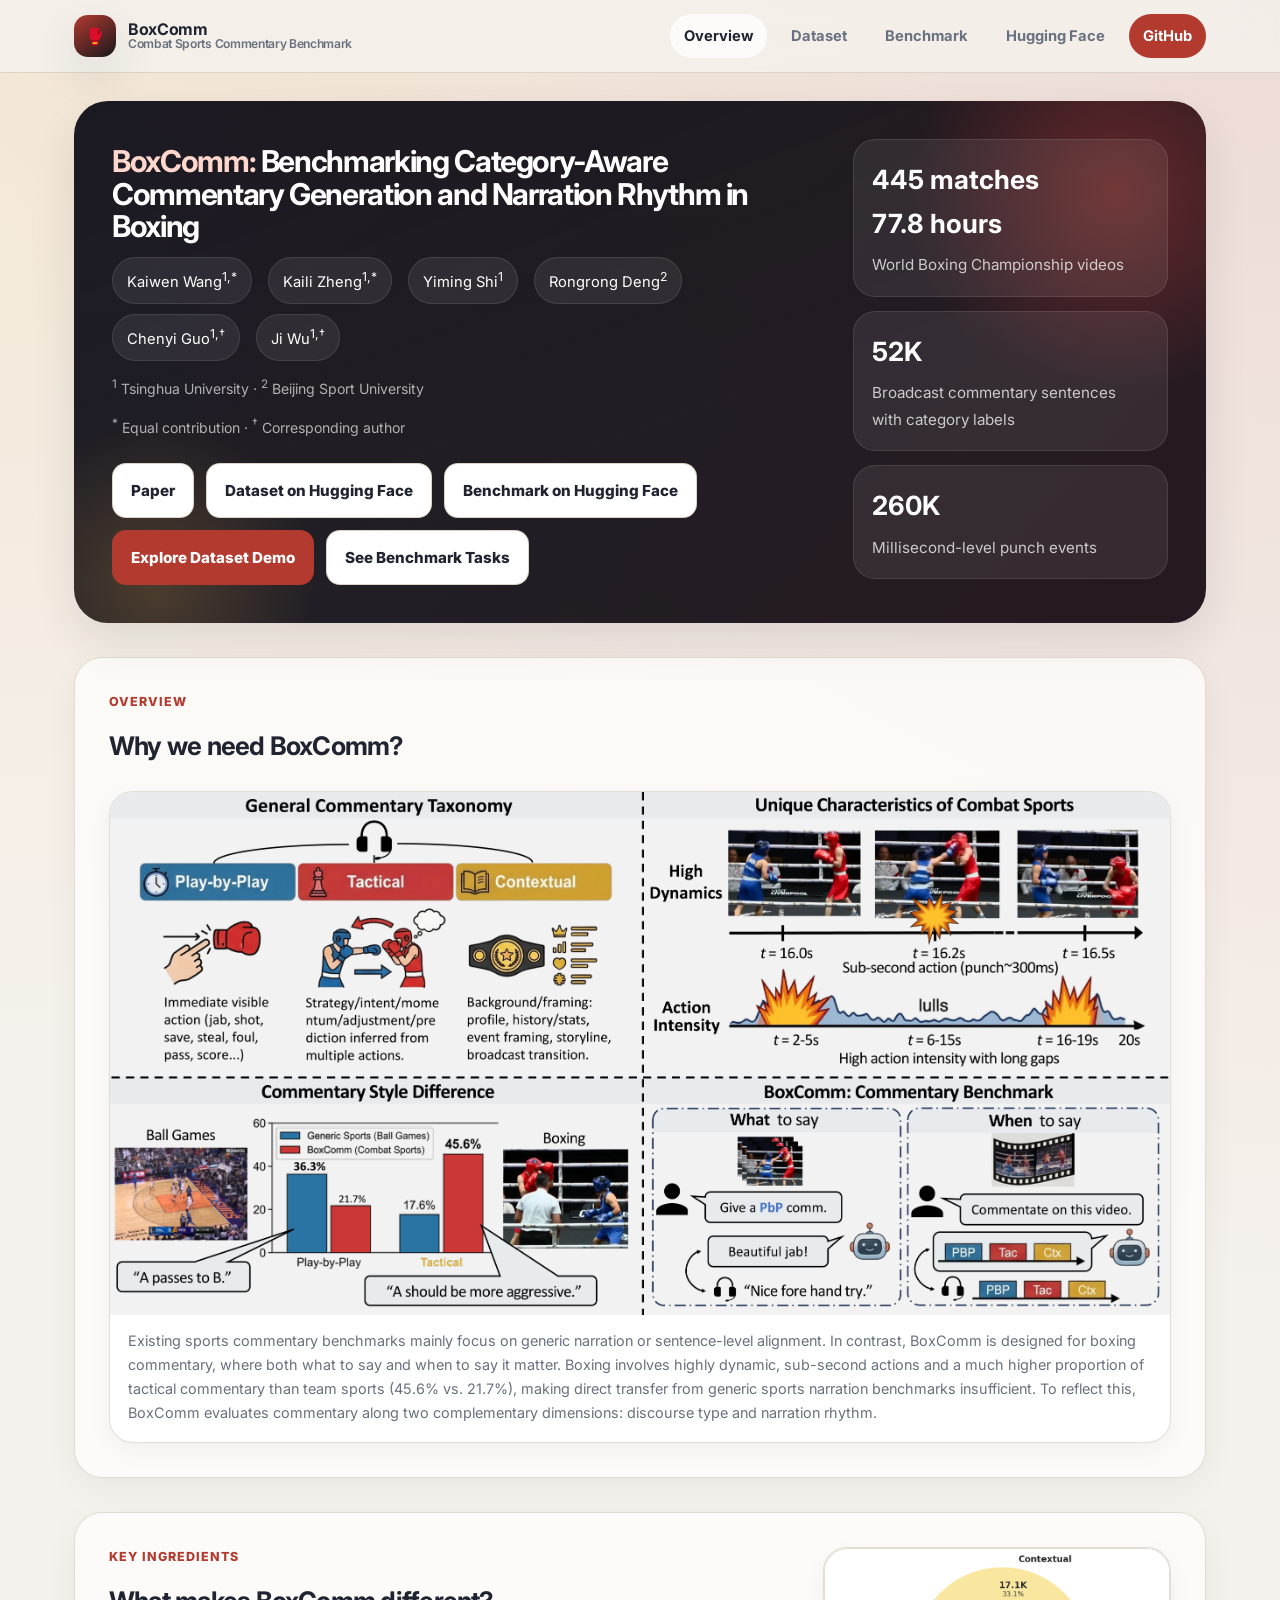
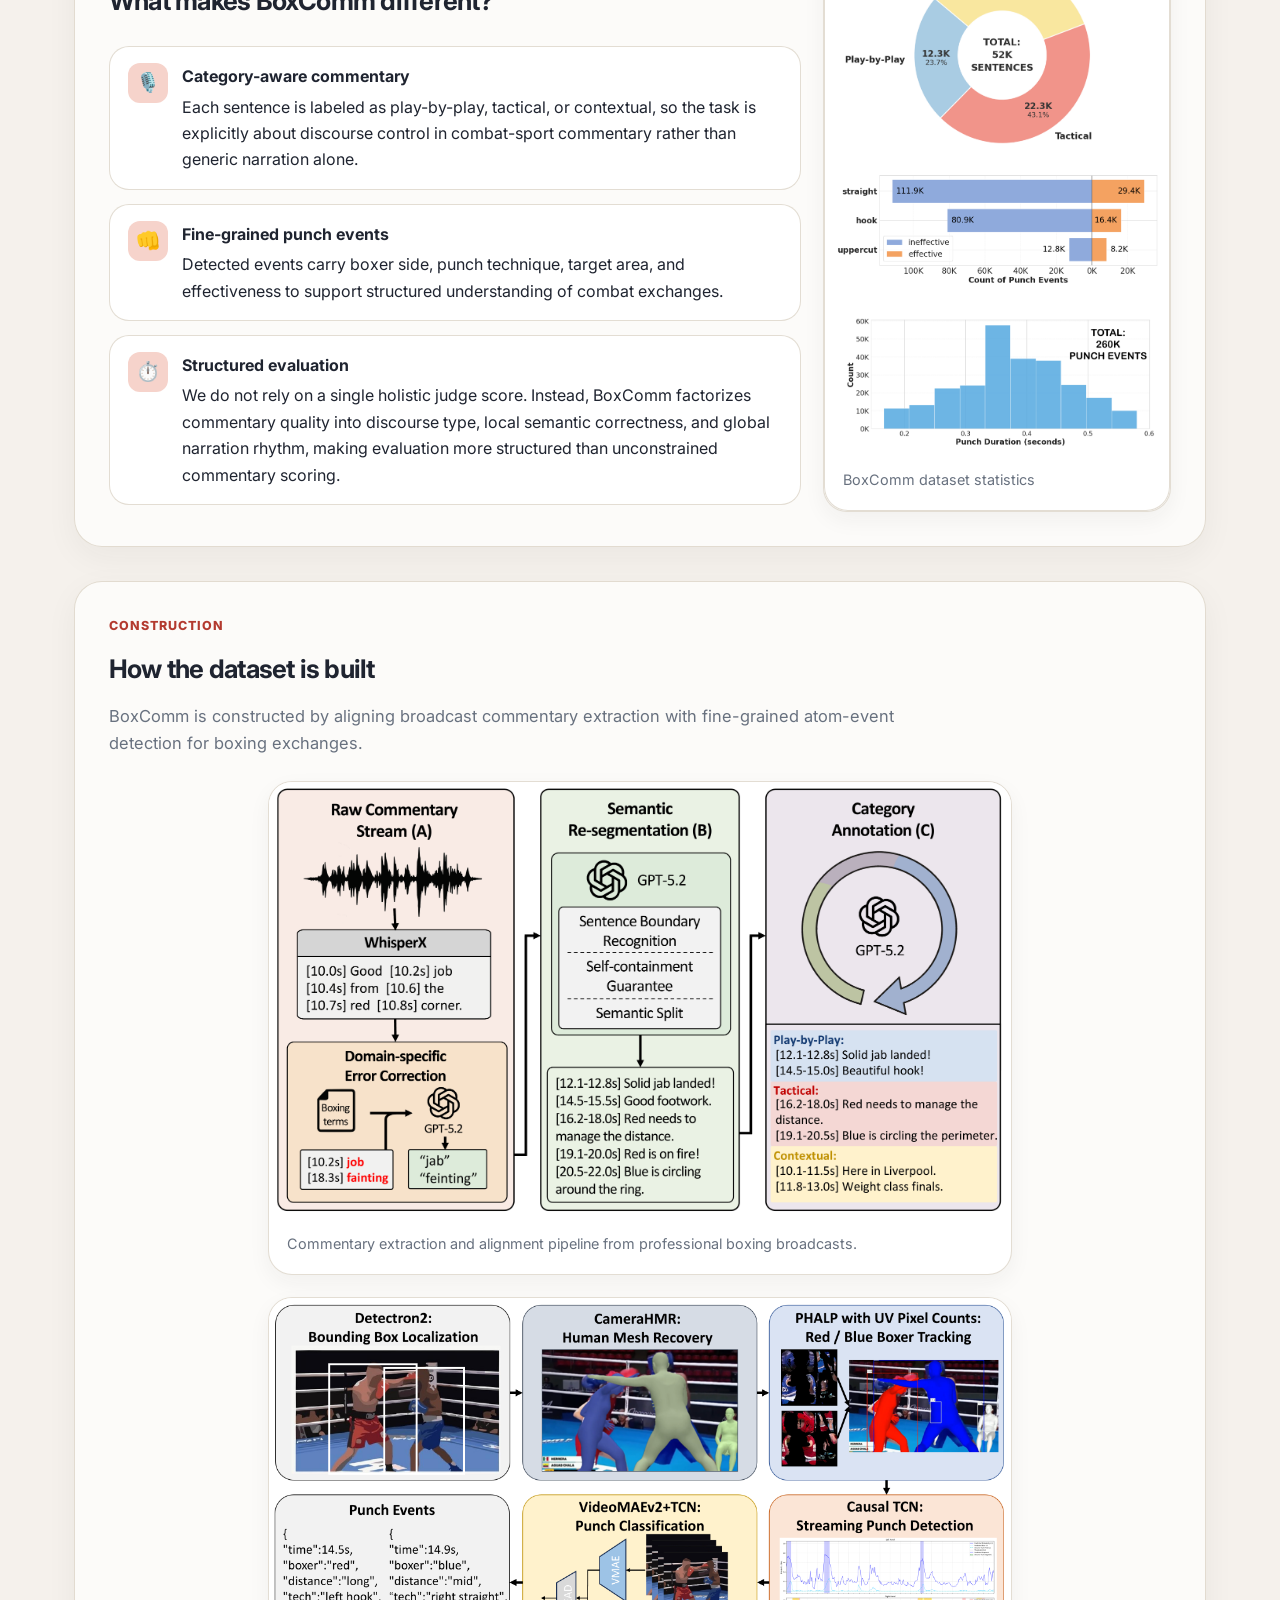
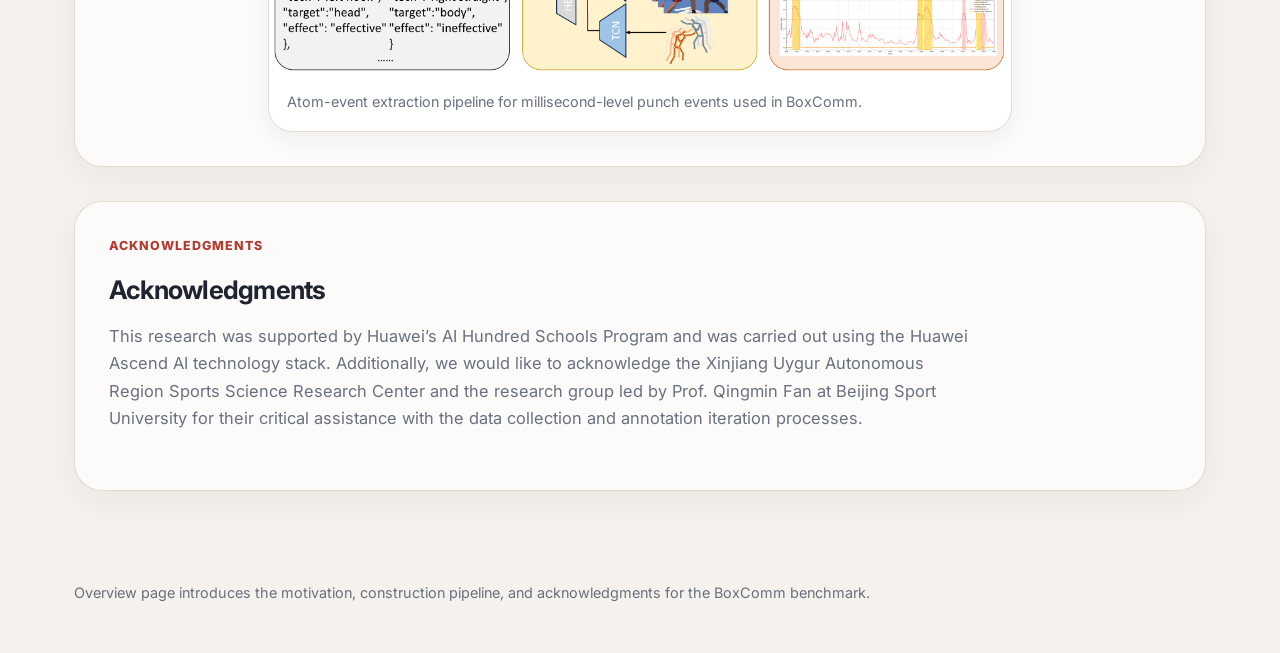
<file: index.html>
<!DOCTYPE html>
<html lang="en">
<head>
  <meta charset="UTF-8" />
  <meta name="viewport" content="width=device-width, initial-scale=1.0" />
  <title>BoxComm Overview</title>
  <meta name="description" content="BoxComm overview page with dataset motivation, summary statistics, and site navigation." />
  <link rel="preconnect" href="https://fonts.googleapis.com" />
  <link rel="preconnect" href="https://fonts.gstatic.com" crossorigin />
  <link href="https://fonts.googleapis.com/css2?family=Inter:wght@400;500;600;700;800&family=Fira+Code:wght@400;500&display=swap" rel="stylesheet" />
  <link rel="stylesheet" href="static/css/style.css?v=20260407b" />
  <link rel="icon" href="data:image/svg+xml,<svg xmlns='http://www.w3.org/2000/svg' viewBox='0 0 100 100'><text y='.9em' font-size='90'>🥊</text></svg>" />
</head>
<body data-page="overview">
  <div class="site-shell">
    <nav class="topbar">
      <div class="topbar-inner">
        <a class="brand" href="index.html">
          <span class="brand-mark">🥊</span>
          <span class="brand-copy">
            <strong>BoxComm</strong>
            <span>Combat Sports Commentary Benchmark</span>
          </span>
        </a>
        <div class="nav-links">
          <a href="index.html" data-page-link="overview">Overview</a>
          <a href="dataset.html" data-page-link="dataset">Dataset</a>
          <a href="benchmark.html" data-page-link="benchmark">Benchmark</a>
          <a href="https://huggingface.co/datasets/gouba2333/BoxComm-Dataset">Hugging Face</a>
          <a class="is-cta" href="https://github.com/gouba2333/BoxComm">GitHub</a>
        </div>
      </div>
    </nav>

    <main class="page">
      <section class="hero-panel">
        <div class="hero-grid">
          <div>
            <h1 class="hero-title"><span class="accent">BoxComm:</span> Benchmarking Category-Aware Commentary Generation and Narration Rhythm in Boxing</h1>

            <div class="authors">
              <span class="author-pill">Kaiwen Wang<sup>1,*</sup></span>
              <span class="author-pill">Kaili Zheng<sup>1,*</sup></span>
              <span class="author-pill">Yiming Shi<sup>1</sup></span>
              <span class="author-pill">Rongrong Deng<sup>2</sup></span>
              <span class="author-pill">Chenyi Guo<sup>1,†</sup></span>
              <span class="author-pill">Ji Wu<sup>1,†</sup></span>
            </div>
            <div class="hero-meta"><sup>1</sup> Tsinghua University · <sup>2</sup> Beijing Sport University</div>
            <div class="hero-meta"><sup>*</sup> Equal contribution · <sup>†</sup> Corresponding author</div>

            <div class="hero-actions">
              <a class="btn btn-secondary" href="http://arxiv.org/abs/2604.04419">Paper</a>
              <a class="btn btn-secondary" href="https://huggingface.co/datasets/gouba2333/BoxComm-Dataset">Dataset on Hugging Face</a>
              <a class="btn btn-secondary" href="https://huggingface.co/datasets/gouba2333/BoxComm">Benchmark on Hugging Face</a>
              <a class="btn btn-primary" href="dataset.html">Explore Dataset Demo</a>
              <a class="btn btn-secondary" href="benchmark.html">See Benchmark Tasks</a>
            </div>
          </div>

          <div class="hero-card-stack">
            <div class="mini-card">
              <strong>445 matches<br/>77.8 hours</strong>
              <span>World Boxing Championship videos</span>
            </div>
            <div class="mini-card">
              <strong>52K</strong>
              <span>Broadcast commentary sentences with category labels</span>
            </div>
            <div class="mini-card">
              <strong>260K</strong>
              <span>Millisecond-level punch events</span>
            </div>
          </div>
        </div>
      </section>

      <section class="section">
        <div class="section-header">
          <span class="section-kicker">Overview</span>
          <h2>Why we need BoxComm?</h2>
        </div>
        <div class="figure-card teaser-card">
          <img src="static/images/teaser.png" alt="BoxComm teaser figure" />
          <div class="figure-caption">
            Existing sports commentary benchmarks mainly focus on generic narration or sentence-level alignment. In contrast, BoxComm is designed for boxing commentary, where both what to say and when to say it matter. Boxing involves highly dynamic, sub-second actions and a much higher proportion of tactical commentary than team sports (45.6% vs. 21.7%), making direct transfer from generic sports narration benchmarks insufficient. To reflect this, BoxComm evaluates commentary along two complementary dimensions: discourse type and narration rhythm.
          </div>
        </div>
      </section>

      <section class="section">
        <div class="dual-grid">
          <div>
            <div class="section-header">
              <span class="section-kicker">Key Ingredients</span>
              <h2>What makes BoxComm different?</h2>
            </div>
            <div class="bullet-list">
              <div class="bullet-item">
                <div class="icon">🎙️</div>
                <div>
                  <strong>Category-aware commentary</strong>
                  <span>Each sentence is labeled as play-by-play, tactical, or contextual, so the task is explicitly about discourse control in combat-sport commentary rather than generic narration alone.</span>
                </div>
              </div>
              <div class="bullet-item">
                <div class="icon">👊</div>
                <div>
                  <strong>Fine-grained punch events</strong>
                  <span>Detected events carry boxer side, punch technique, target area, and effectiveness to support structured understanding of combat exchanges.</span>
                </div>
              </div>
              <div class="bullet-item">
                <div class="icon">⏱️</div>
                <div>
                  <strong>Structured evaluation</strong>
                  <span>We do not rely on a single holistic judge score. Instead, BoxComm factorizes commentary quality into discourse type, local semantic correctness, and global narration rhythm, making evaluation more structured than unconstrained commentary scoring.</span>
                </div>
              </div>
            </div>
          </div>
          <div class="content-card">
            <div class="figure-card">
              <img src="static/images/stat.png?v=20260406" alt="BoxComm statistics" />
            <div class="figure-caption">BoxComm dataset statistics</div>
            </div>
          </div>
        </div>
      </section>

      <section class="section">
        <div class="section-header">
          <span class="section-kicker">Construction</span>
          <h2>How the dataset is built</h2>
          <p class="lead">BoxComm is constructed by aligning broadcast commentary extraction with fine-grained atom-event detection for boxing exchanges.</p>
        </div>
        <div class="stack-grid">
          <div class="figure-card scaled-figure">
            <img src="static/images/asr.png" alt="Commentary extraction via ASR" />
            <div class="figure-caption">Commentary extraction and alignment pipeline from professional boxing broadcasts.</div>
          </div>
          <div class="figure-card scaled-figure">
            <img src="static/images/atom_event_extraction.png" alt="Atom event extraction pipeline" />
            <div class="figure-caption">Atom-event extraction pipeline for millisecond-level punch events used in BoxComm.</div>
          </div>
        </div>
      </section>

      <section class="section">
        <div class="section-header">
          <span class="section-kicker">Acknowledgments</span>
          <h2>Acknowledgments</h2>
          <p class="lead">
            This research was supported by Huawei’s AI Hundred Schools Program and was carried out using the Huawei Ascend AI technology stack.
            Additionally, we would like to acknowledge the Xinjiang Uygur Autonomous Region Sports Science Research Center and the research group led by Prof. Qingmin Fan at Beijing Sport University for their critical assistance with the data collection and annotation iteration processes.
          </p>
        </div>
      </section>
    </main>

    <div class="footer">Overview page introduces the motivation, construction pipeline, and acknowledgments for the BoxComm benchmark.</div>
  </div>
  <script src="static/js/site.js"></script>
</body>
</html>
</file>
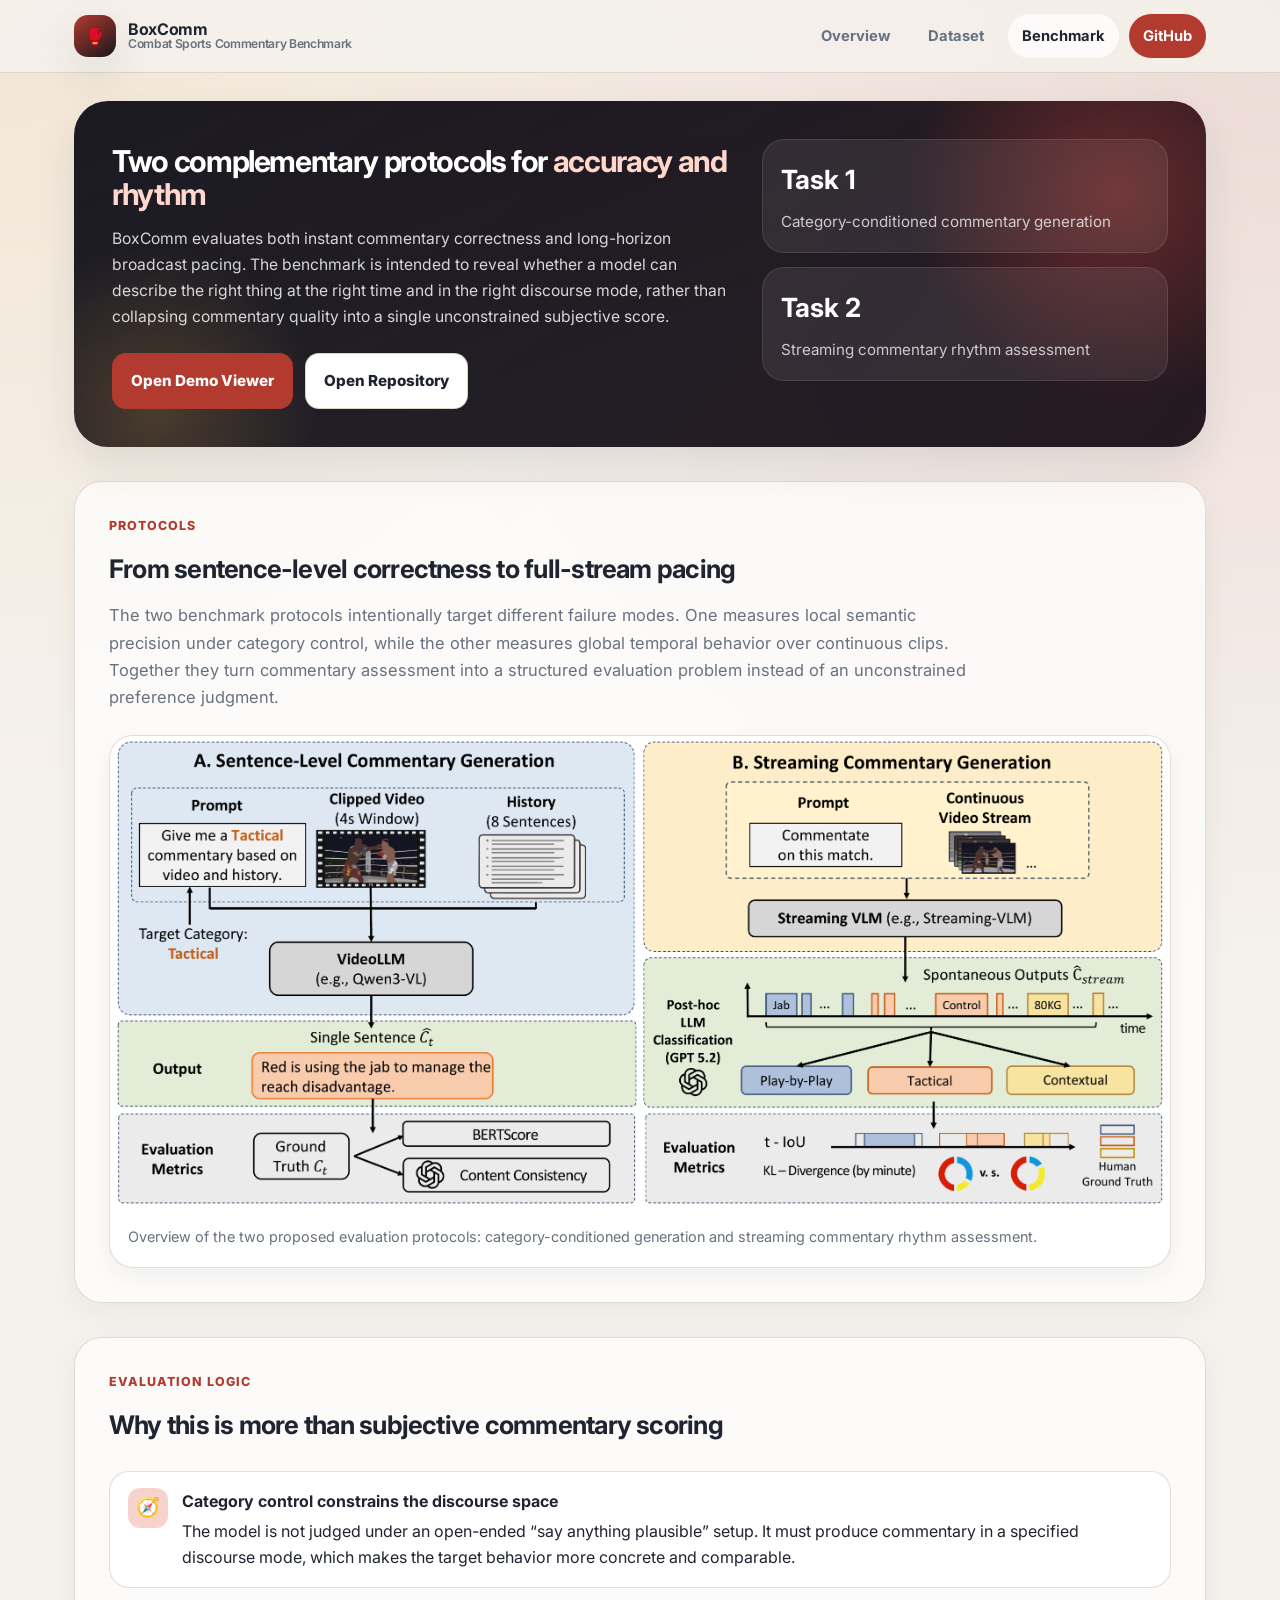
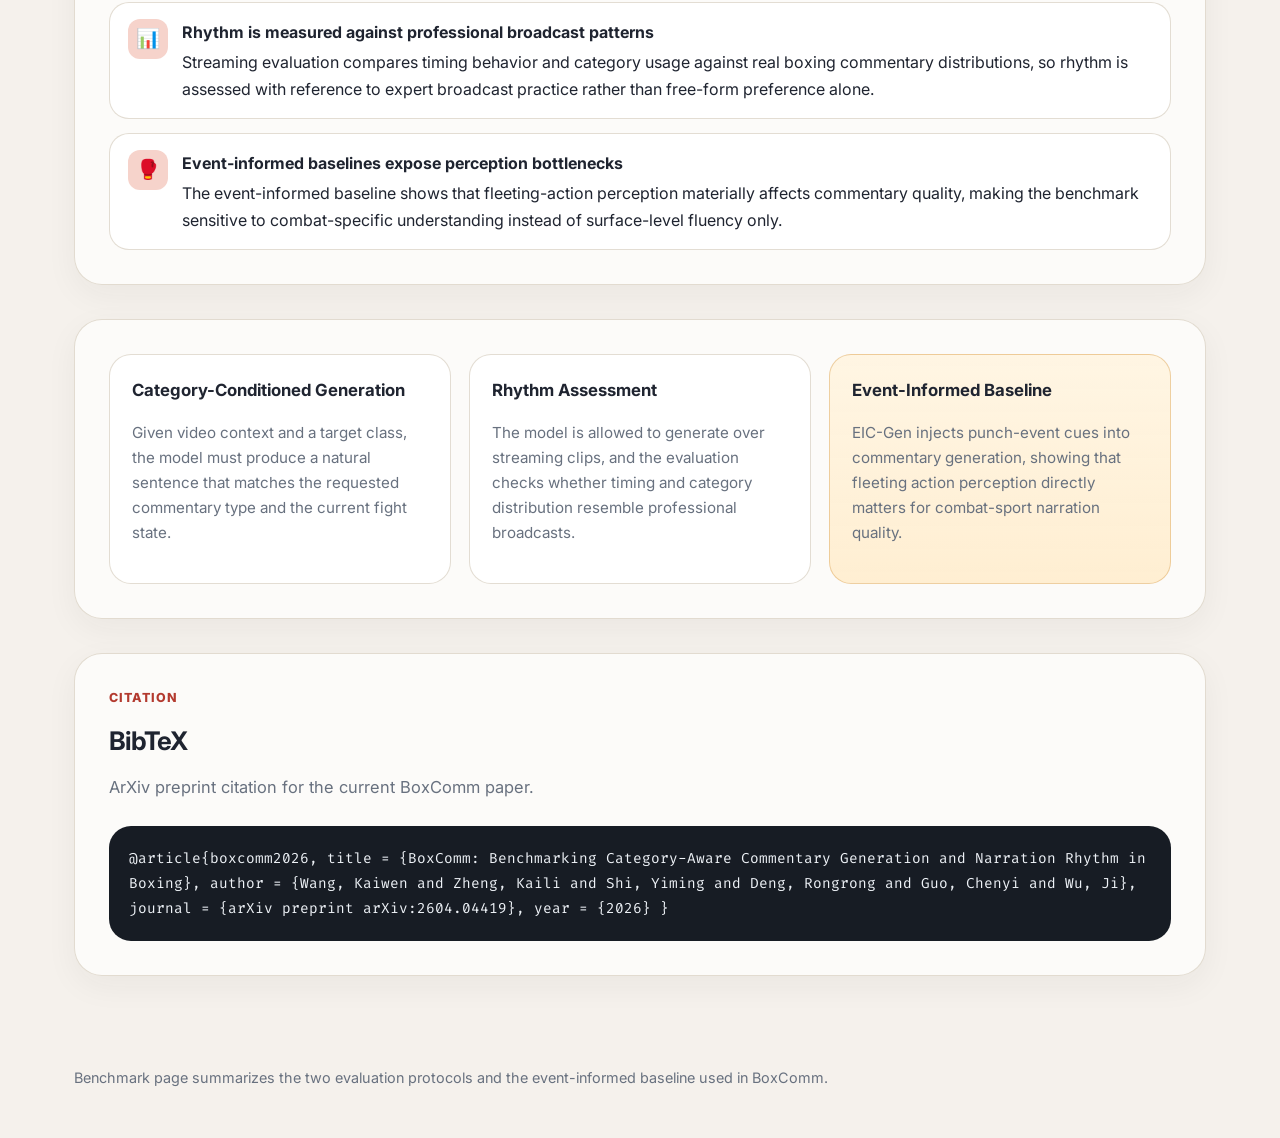
<file: benchmark.html>
<!DOCTYPE html>
<html lang="en">
<head>
  <meta charset="UTF-8" />
  <meta name="viewport" content="width=device-width, initial-scale=1.0" />
  <title>BoxComm Benchmark</title>
  <meta name="description" content="BoxComm benchmark page with evaluation protocols, baseline framing, and citation." />
  <link rel="preconnect" href="https://fonts.googleapis.com" />
  <link rel="preconnect" href="https://fonts.gstatic.com" crossorigin />
  <link href="https://fonts.googleapis.com/css2?family=Inter:wght@400;500;600;700;800&family=Fira+Code:wght@400;500&display=swap" rel="stylesheet" />
  <link rel="stylesheet" href="static/css/style.css?v=20260407b" />
  <link rel="icon" href="data:image/svg+xml,<svg xmlns='http://www.w3.org/2000/svg' viewBox='0 0 100 100'><text y='.9em' font-size='90'>🥊</text></svg>" />
</head>
<body data-page="benchmark">
  <div class="site-shell">
    <nav class="topbar">
      <div class="topbar-inner">
        <a class="brand" href="index.html">
          <span class="brand-mark">🥊</span>
          <span class="brand-copy">
            <strong>BoxComm</strong>
            <span>Combat Sports Commentary Benchmark</span>
          </span>
        </a>
        <div class="nav-links">
          <a href="index.html" data-page-link="overview">Overview</a>
          <a href="dataset.html" data-page-link="dataset">Dataset</a>
          <a href="benchmark.html" data-page-link="benchmark">Benchmark</a>
          <a class="is-cta" href="https://github.com/gouba2333/BoxComm">GitHub</a>
        </div>
      </div>
    </nav>

    <main class="page">
      <section class="hero-panel">
        <div class="hero-grid">
          <div>
            <h1 class="hero-title">Two complementary protocols for <span class="accent">accuracy and rhythm</span></h1>
            <p class="hero-subtitle">
              BoxComm evaluates both instant commentary correctness and long-horizon broadcast pacing.
              The benchmark is intended to reveal whether a model can describe the right thing at the right time and in the right discourse mode, rather than collapsing commentary quality into a single unconstrained subjective score.
            </p>
            <div class="hero-actions">
              <a class="btn btn-primary" href="dataset.html">Open Demo Viewer</a>
              <a class="btn btn-secondary" href="https://github.com/gouba2333/BoxComm">Open Repository</a>
            </div>
          </div>
          <div class="hero-card-stack">
            <div class="mini-card">
              <strong>Task 1</strong>
              <span>Category-conditioned commentary generation</span>
            </div>
            <div class="mini-card">
              <strong>Task 2</strong>
              <span>Streaming commentary rhythm assessment</span>
            </div>
          </div>
        </div>
      </section>

      <section class="section">
        <div class="section-header">
          <span class="section-kicker">Protocols</span>
          <h2>From sentence-level correctness to full-stream pacing</h2>
          <p class="lead">
            The two benchmark protocols intentionally target different failure modes. One measures local semantic precision under category control, while the other measures global temporal behavior over continuous clips. Together they turn commentary assessment into a structured evaluation problem instead of an unconstrained preference judgment.
          </p>
        </div>
        <div class="figure-card">
          <img src="static/images/architecture.png" alt="BoxComm benchmark architecture" />
          <div class="figure-caption">Overview of the two proposed evaluation protocols: category-conditioned generation and streaming commentary rhythm assessment.</div>
        </div>
      </section>

      <section class="section">
        <div class="section-header">
          <span class="section-kicker">Evaluation Logic</span>
          <h2>Why this is more than subjective commentary scoring</h2>
        </div>
        <div class="bullet-list">
          <div class="bullet-item">
            <div class="icon">🧭</div>
            <div>
              <strong>Category control constrains the discourse space</strong>
              <span>The model is not judged under an open-ended “say anything plausible” setup. It must produce commentary in a specified discourse mode, which makes the target behavior more concrete and comparable.</span>
            </div>
          </div>
          <div class="bullet-item">
            <div class="icon">📊</div>
            <div>
              <strong>Rhythm is measured against professional broadcast patterns</strong>
              <span>Streaming evaluation compares timing behavior and category usage against real boxing commentary distributions, so rhythm is assessed with reference to expert broadcast practice rather than free-form preference alone.</span>
            </div>
          </div>
          <div class="bullet-item">
            <div class="icon">🥊</div>
            <div>
              <strong>Event-informed baselines expose perception bottlenecks</strong>
              <span>The event-informed baseline shows that fleeting-action perception materially affects commentary quality, making the benchmark sensitive to combat-specific understanding instead of surface-level fluency only.</span>
            </div>
          </div>
        </div>
      </section>

      <section class="section">
        <div class="columns-3">
          <div class="info-card">
            <h3>Category-Conditioned Generation</h3>
            <p>Given video context and a target class, the model must produce a natural sentence that matches the requested commentary type and the current fight state.</p>
          </div>
          <div class="info-card">
            <h3>Rhythm Assessment</h3>
            <p>The model is allowed to generate over streaming clips, and the evaluation checks whether timing and category distribution resemble professional broadcasts.</p>
          </div>
          <div class="info-card is-emphasis">
            <h3>Event-Informed Baseline</h3>
            <p>EIC-Gen injects punch-event cues into commentary generation, showing that fleeting action perception directly matters for combat-sport narration quality.</p>
          </div>
        </div>
      </section>

      <section class="section">
        <div class="section-header">
          <span class="section-kicker">Citation</span>
          <h2>BibTeX</h2>
          <p class="lead">ArXiv preprint citation for the current BoxComm paper.</p>
        </div>
        <div class="citation-box">@article{boxcomm2026,
  title   = {BoxComm: Benchmarking Category-Aware Commentary Generation and Narration Rhythm in Boxing},
  author  = {Wang, Kaiwen and Zheng, Kaili and Shi, Yiming and Deng, Rongrong and Guo, Chenyi and Wu, Ji},
  journal = {arXiv preprint arXiv:2604.04419},
  year    = {2026}
}</div>
      </section>
    </main>

    <div class="footer">Benchmark page summarizes the two evaluation protocols and the event-informed baseline used in BoxComm.</div>
  </div>
  <script src="static/js/site.js"></script>
</body>
</html>
</file>
<file: static/css/style.css>
:root {
  --bg: #f5f1ec;
  --surface: #fffdf8;
  --surface-strong: #ffffff;
  --ink: #1f2430;
  --muted: #68717f;
  --line: #d9d0c2;
  --brand: #b33a2f;
  --brand-dark: #842920;
  --brand-soft: #f6d3cb;
  --blue: #2f69c8;
  --blue-soft: #d9e7ff;
  --red: #d43f36;
  --red-soft: #ffe0dc;
  --gold: #e6a94a;
  --green: #2f8f62;
  --shadow: 0 18px 42px rgba(31, 36, 48, 0.10);
  --radius-lg: 24px;
  --radius-md: 16px;
  --radius-sm: 12px;
  --page-width: 1180px;
}

* {
  box-sizing: border-box;
}

html {
  scroll-behavior: smooth;
}

body {
  margin: 0;
  font-family: "Inter", "Segoe UI", sans-serif;
  color: var(--ink);
  background:
    radial-gradient(circle at top left, rgba(230, 169, 74, 0.14), transparent 26%),
    radial-gradient(circle at top right, rgba(179, 58, 47, 0.12), transparent 32%),
    var(--bg);
  line-height: 1.65;
}

a {
  color: inherit;
}

img {
  max-width: 100%;
  display: block;
}

.site-shell {
  min-height: 100vh;
}

.topbar {
  position: sticky;
  top: 0;
  z-index: 50;
  backdrop-filter: blur(14px);
  background: rgba(245, 241, 236, 0.84);
  border-bottom: 1px solid rgba(217, 208, 194, 0.85);
}

.topbar-inner {
  max-width: var(--page-width);
  margin: 0 auto;
  padding: 14px 24px;
  display: flex;
  align-items: center;
  justify-content: space-between;
  gap: 18px;
}

.brand {
  display: inline-flex;
  align-items: center;
  gap: 12px;
  text-decoration: none;
  font-weight: 800;
  letter-spacing: -0.02em;
}

.brand-mark {
  width: 42px;
  height: 42px;
  border-radius: 14px;
  display: grid;
  place-items: center;
  background: linear-gradient(145deg, var(--brand), #18181d);
  color: #fff;
  box-shadow: var(--shadow);
}

.brand-copy {
  display: flex;
  flex-direction: column;
  line-height: 1.05;
}

.brand-copy strong {
  font-size: 1rem;
}

.brand-copy span {
  font-size: 0.76rem;
  color: var(--muted);
  font-weight: 600;
}

.nav-links {
  display: flex;
  align-items: center;
  gap: 10px;
  flex-wrap: wrap;
}

.nav-links a {
  text-decoration: none;
  color: var(--muted);
  font-weight: 700;
  font-size: 0.92rem;
  padding: 10px 14px;
  border-radius: 999px;
  transition: 0.18s ease;
}

.nav-links a:hover,
.nav-links a.is-active {
  color: var(--ink);
  background: rgba(255, 255, 255, 0.78);
}

.nav-links a.is-cta {
  color: white;
  background: var(--brand);
}

.nav-links a.is-cta:hover {
  background: var(--brand-dark);
}

.page {
  max-width: var(--page-width);
  margin: 0 auto;
  padding: 28px 24px 72px;
}

.hero-panel {
  position: relative;
  overflow: hidden;
  border-radius: 34px;
  padding: 38px;
  background:
    linear-gradient(130deg, rgba(21, 24, 33, 0.96), rgba(29, 17, 25, 0.96)),
    linear-gradient(160deg, var(--brand), transparent 60%);
  color: white;
  box-shadow: var(--shadow);
}

.hero-panel::before,
.hero-panel::after {
  content: "";
  position: absolute;
  border-radius: 50%;
  pointer-events: none;
}

.hero-panel::before {
  width: 420px;
  height: 420px;
  right: -120px;
  top: -120px;
  background: radial-gradient(circle, rgba(212, 63, 54, 0.38), transparent 70%);
}

.hero-panel::after {
  width: 320px;
  height: 320px;
  left: -80px;
  bottom: -120px;
  background: radial-gradient(circle, rgba(230, 169, 74, 0.22), transparent 72%);
}

.eyebrow {
  display: inline-flex;
  align-items: center;
  gap: 8px;
  padding: 8px 14px;
  border-radius: 999px;
  background: rgba(255, 255, 255, 0.11);
  border: 1px solid rgba(255, 255, 255, 0.14);
  font-size: 0.8rem;
  font-weight: 700;
  text-transform: uppercase;
  letter-spacing: 0.08em;
}

.hero-grid {
  position: relative;
  z-index: 1;
  display: grid;
  grid-template-columns: minmax(0, 1.3fr) minmax(320px, 0.85fr);
  gap: 28px;
  align-items: start;
}

.hero-title {
  margin: 6px 0 14px;
  font-size: clamp(1.5rem, 2.35vw, 2.45rem);
  line-height: 1.08;
  letter-spacing: -0.045em;
}

.hero-title .accent {
  color: #ffd7cc;
}

.hero-subtitle {
  max-width: 720px;
  color: rgba(255, 255, 255, 0.82);
  font-size: 0.98rem;
  margin-bottom: 18px;
}

.authors,
.affiliations {
  display: flex;
  flex-wrap: wrap;
  gap: 10px 16px;
}

.authors {
  margin-bottom: 12px;
}

.author-pill,
.affiliation-pill {
  padding: 9px 14px;
  border-radius: 999px;
  background: rgba(255, 255, 255, 0.08);
  border: 1px solid rgba(255, 255, 255, 0.10);
  font-size: 0.92rem;
}

.hero-meta {
  margin-top: 14px;
  color: rgba(255, 255, 255, 0.65);
  font-size: 0.88rem;
}

.hero-actions {
  display: flex;
  flex-wrap: wrap;
  gap: 12px;
  margin-top: 24px;
}

.btn {
  display: inline-flex;
  align-items: center;
  justify-content: center;
  gap: 10px;
  text-decoration: none;
  border: none;
  cursor: pointer;
  font-weight: 800;
  padding: 14px 18px;
  border-radius: 14px;
  font-size: 0.95rem;
  transition: transform 0.18s ease, background 0.18s ease, border-color 0.18s ease;
}

.btn:hover {
  transform: translateY(-1px);
}

.btn-primary {
  color: #fff;
  background: var(--brand);
  border: 1px solid rgba(179, 58, 47, 0.65);
}

.btn-secondary {
  color: var(--ink);
  background: #fff;
  border: 1px solid rgba(217, 208, 194, 0.9);
}

.btn-primary:hover {
  background: var(--brand-dark);
}

.btn-secondary:hover {
  background: #f7f2eb;
}

.hero-card-stack {
  display: grid;
  gap: 14px;
}

.mini-card {
  padding: 18px;
  border-radius: 22px;
  background: rgba(255, 255, 255, 0.08);
  border: 1px solid rgba(255, 255, 255, 0.10);
}

.mini-card strong {
  display: block;
  font-size: 1.65rem;
  margin-bottom: 6px;
}

.mini-card span {
  color: rgba(255, 255, 255, 0.75);
  font-size: 0.95rem;
}

.section {
  margin-top: 34px;
  background: rgba(255, 255, 255, 0.70);
  border: 1px solid rgba(217, 208, 194, 0.75);
  border-radius: 28px;
  padding: 34px;
  box-shadow: 0 10px 32px rgba(31, 36, 48, 0.05);
}

.section-header {
  display: grid;
  gap: 12px;
  margin-bottom: 24px;
}

.section-kicker {
  color: var(--brand);
  font-weight: 800;
  letter-spacing: 0.08em;
  text-transform: uppercase;
  font-size: 0.78rem;
}

.section h2 {
  margin: 0;
  font-size: clamp(1.35rem, 2vw, 2.05rem);
  letter-spacing: -0.03em;
}

.section p.lead {
  margin: 0;
  max-width: 860px;
  color: var(--muted);
  font-size: 1.03rem;
}

.figure-card,
.content-card {
  background: var(--surface-strong);
  border: 1px solid rgba(217, 208, 194, 0.72);
  border-radius: 24px;
  overflow: hidden;
  box-shadow: 0 8px 22px rgba(31, 36, 48, 0.05);
}

.figure-card img {
  width: 100%;
}

.teaser-card {
  width: 100%;
  margin: 0 auto;
}

.figure-caption {
  padding: 14px 18px 18px;
  color: var(--muted);
  font-size: 0.9rem;
}

.stats-grid {
  display: grid;
  grid-template-columns: repeat(4, minmax(0, 1fr));
  gap: 16px;
}

.stat-block {
  padding: 22px 20px;
  border-radius: 22px;
  background: linear-gradient(180deg, rgba(255,255,255,0.94), rgba(249,246,239,0.88));
  border: 1px solid rgba(217, 208, 194, 0.8);
}

.stat-block strong {
  display: block;
  font-size: 2rem;
  color: var(--brand);
  line-height: 1;
  margin-bottom: 8px;
}

.stat-block span {
  display: block;
  color: var(--muted);
  font-size: 0.93rem;
}

.dual-grid {
  display: grid;
  grid-template-columns: minmax(0, 1.33fr) minmax(0, 0.67fr);
  gap: 22px;
}

.stack-grid {
  display: grid;
  grid-template-columns: 1fr;
  gap: 22px;
}

.bullet-list {
  display: grid;
  gap: 14px;
}

.bullet-item {
  display: grid;
  grid-template-columns: auto 1fr;
  gap: 14px;
  align-items: start;
  padding: 16px 18px;
  background: var(--surface-strong);
  border: 1px solid rgba(217, 208, 194, 0.72);
  border-radius: 20px;
}

.bullet-item .icon {
  width: 40px;
  height: 40px;
  display: grid;
  place-items: center;
  border-radius: 12px;
  background: var(--brand-soft);
  font-size: 1.2rem;
}

.bullet-item strong {
  display: block;
  margin-bottom: 4px;
}

.taxonomy-row,
.chip-row {
  display: flex;
  flex-wrap: wrap;
  gap: 12px;
}

.chip {
  display: inline-flex;
  align-items: center;
  gap: 8px;
  padding: 10px 14px;
  border-radius: 999px;
  font-size: 0.9rem;
  font-weight: 800;
}

.chip-red {
  background: var(--red-soft);
  color: var(--red);
}

.chip-blue {
  background: var(--blue-soft);
  color: var(--blue);
}

.chip-gold {
  background: #fdeecf;
  color: #9a6914;
}

.chip-sky {
  background: #e8f1ff;
  color: #2f69c8;
}

.columns-3 {
  display: grid;
  grid-template-columns: repeat(3, minmax(0, 1fr));
  gap: 18px;
}

.info-card {
  padding: 22px;
  background: var(--surface-strong);
  border-radius: 22px;
  border: 1px solid rgba(217, 208, 194, 0.72);
}

.info-card h3 {
  margin: 0 0 10px;
  font-size: 1.05rem;
}

.info-card p,
.info-card li {
  color: var(--muted);
  font-size: 0.95rem;
}

.info-card ul {
  margin: 0;
  padding-left: 18px;
}

.page-switch {
  display: grid;
  grid-template-columns: repeat(3, minmax(0, 1fr));
  gap: 18px;
}

.page-link {
  padding: 22px;
  border-radius: 24px;
  text-decoration: none;
  border: 1px solid rgba(217, 208, 194, 0.8);
  background: rgba(255,255,255,0.76);
}

.page-link:hover {
  border-color: rgba(179, 58, 47, 0.30);
}

.page-link strong {
  display: block;
  margin-bottom: 8px;
  font-size: 1.05rem;
}

.page-link span {
  color: var(--muted);
  font-size: 0.94rem;
}

.dataset-shell {
  display: grid;
  gap: 20px;
}

.sample-picker {
  display: flex;
  flex-wrap: wrap;
  gap: 12px;
}

.sample-chip {
  border: 1px solid rgba(217, 208, 194, 0.9);
  background: #fff;
  color: var(--muted);
  border-radius: 999px;
  padding: 11px 16px;
  font-weight: 800;
  cursor: pointer;
}

.sample-chip.is-active {
  background: var(--ink);
  color: #fff;
  border-color: var(--ink);
}

.viewer-layout {
  display: grid;
  grid-template-columns: 210px minmax(0, 1.35fr) 210px;
  gap: 18px;
  align-items: start;
}

.timeline-column,
.dataset-card {
  background: #fff;
  border: 1px solid rgba(217, 208, 194, 0.82);
  border-radius: 24px;
  box-shadow: 0 8px 24px rgba(31, 36, 48, 0.05);
}

.timeline-column {
  padding: 18px 16px;
}

.timeline-column h3,
.dataset-card h3 {
  margin: 0 0 12px;
  font-size: 0.92rem;
}

.red-heading {
  color: #c63f39;
}

.blue-heading {
  color: #2f69c8;
}

.timeline-note {
  margin: 0 0 14px;
  color: var(--muted);
  font-size: 0.79rem;
}

.event-list {
  display: grid;
  gap: 10px;
  height: clamp(610px, 64vh, 700px);
  overflow: auto;
  padding-right: 4px;
}

.event-item {
  padding: 12px;
  border-radius: 16px;
  border: 1px solid rgba(217, 208, 194, 0.75);
  background: #fcfaf6;
  transition: 0.15s ease;
}

.event-item.is-active {
  background: #fff2f0;
  border-color: rgba(212, 63, 54, 0.45);
  transform: translateX(2px);
}

.event-item.blue.is-active {
  background: #eef5ff;
  border-color: rgba(47, 105, 200, 0.40);
}

.event-item time {
  display: block;
  font-size: 0.77rem;
  font-weight: 800;
  color: var(--muted);
}

.event-item strong {
  display: block;
  margin: 4px 0 2px;
  font-size: 0.86rem;
}

.event-item span {
  display: block;
  font-size: 0.78rem;
  color: var(--muted);
}

.dataset-card {
  padding: 18px;
}

.dataset-card h3 {
  font-size: 0.98rem;
}

.matchup-line {
  margin: -4px 0 14px;
  font-size: 0.95rem;
  font-weight: 800;
  color: var(--muted);
}

.matchup-blue {
  color: #2f69c8;
}

.matchup-red {
  color: #c63f39;
}

.viewer-stage {
  position: relative;
  background: linear-gradient(180deg, #11161e, #0b0d12);
  border-radius: 20px;
  overflow: hidden;
  aspect-ratio: 16 / 8.8;
}

.viewer-stage video,
.viewer-stage canvas {
  position: absolute;
  inset: 0;
  width: 100%;
  height: 100%;
}

.viewer-stage video {
  object-fit: contain;
}

.viewer-stage canvas {
  pointer-events: none;
}

.viewer-toolbar {
  margin-bottom: 14px;
  display: flex;
  flex-wrap: wrap;
  align-items: center;
  justify-content: space-between;
  gap: 12px;
}

.toggle-row,
.meta-row {
  display: flex;
  flex-wrap: wrap;
  align-items: center;
  gap: 10px;
}

.toggle {
  display: inline-flex;
  align-items: center;
  gap: 10px;
  padding: 10px 12px;
  border-radius: 999px;
  background: #f7f2eb;
  border: 1px solid rgba(217, 208, 194, 0.9);
  color: var(--ink);
  font-weight: 700;
  font-size: 0.88rem;
}

.toggle input {
  accent-color: var(--brand);
}

.meta-pill {
  padding: 8px 11px;
  border-radius: 999px;
  background: #f7f2eb;
  color: var(--muted);
  font-size: 0.82rem;
  font-weight: 800;
}

.commentary-panel {
  margin-top: 18px;
  padding: 16px;
  border-radius: 20px;
  background: #fcfaf6;
  border: 1px solid rgba(217, 208, 194, 0.82);
}

.commentary-head {
  display: flex;
  flex-wrap: wrap;
  align-items: center;
  justify-content: space-between;
  gap: 10px;
  margin-bottom: 12px;
}

.commentary-head-below {
  margin-top: 12px;
  margin-bottom: 0;
}

.commentary-legend {
  display: flex;
  flex-wrap: wrap;
  gap: 8px;
}

.legend-chip {
  display: inline-flex;
  align-items: center;
  gap: 7px;
  padding: 6px 10px;
  border-radius: 999px;
  font-size: 0.78rem;
  font-weight: 800;
  color: var(--muted);
  background: #fff;
  border: 1px solid rgba(217, 208, 194, 0.74);
}

.legend-dot {
  width: 10px;
  height: 10px;
  border-radius: 50%;
  display: inline-block;
}

.legend-dot.play-by-play {
  background: #8fb8ff;
}

.legend-dot.tactical {
  background: #f29f92;
}

.legend-dot.contextual {
  background: #f0cf79;
}

.commentary-list {
  display: grid;
  gap: 8px;
  max-height: 98px;
  overflow: auto;
  padding-right: 4px;
}

.commentary-item {
  padding: 10px 14px;
  border-radius: 16px;
  background: #fff;
  border: 1px solid rgba(217, 208, 194, 0.74);
  border-left-width: 10px;
  transition: border-color 0.15s ease, box-shadow 0.15s ease, transform 0.15s ease;
}

.commentary-item.play-by-play {
  border-left-color: #8fb8ff;
  background: linear-gradient(90deg, rgba(143, 184, 255, 0.18), rgba(255, 255, 255, 0.92) 22%);
}

.commentary-item.tactical {
  border-left-color: #f29f92;
  background: linear-gradient(90deg, rgba(242, 159, 146, 0.18), rgba(255, 255, 255, 0.92) 22%);
}

.commentary-item.contextual {
  border-left-color: #f0cf79;
  background: linear-gradient(90deg, rgba(240, 207, 121, 0.22), rgba(255, 255, 255, 0.92) 22%);
}

.commentary-item.is-active {
  transform: translateX(1px);
}

.commentary-item.play-by-play.is-active {
  border-color: rgba(47, 105, 200, 0.32);
  border-left-color: #2f69c8;
  box-shadow: inset 0 0 0 1px rgba(47, 105, 200, 0.08);
}

.commentary-item.tactical.is-active {
  border-color: rgba(212, 63, 54, 0.32);
  border-left-color: #d43f36;
  box-shadow: inset 0 0 0 1px rgba(212, 63, 54, 0.08);
}

.commentary-item.contextual.is-active {
  border-color: rgba(230, 169, 74, 0.36);
  border-left-color: #e6a94a;
  box-shadow: inset 0 0 0 1px rgba(230, 169, 74, 0.09);
}

.commentary-item header {
  display: flex;
  justify-content: space-between;
  gap: 12px;
  align-items: center;
  margin-bottom: 4px;
}

.eyebrow.is-hidden {
  display: none;
}

.commentary-item time {
  color: var(--muted);
  font-size: 0.8rem;
  font-weight: 800;
}

.caption-text {
  color: var(--ink);
  font-size: 0.92rem;
  line-height: 1.35;
}

body[data-page="overview"] .hero-grid {
  grid-template-columns: minmax(0, 1.7fr) minmax(250px, 0.75fr);
}

.scaled-figure {
  width: min(70%, 860px);
  margin: 0 auto;
}

.footer {
  max-width: var(--page-width);
  margin: 18px auto 48px;
  padding: 0 24px;
  color: var(--muted);
  font-size: 0.9rem;
}

.citation-box {
  background: #171c24;
  color: #eef2f7;
  padding: 20px;
  border-radius: 22px;
  overflow: auto;
  font-family: "Fira Code", monospace;
  font-size: 0.9rem;
  line-height: 1.75;
}

.info-card.is-emphasis {
  background: linear-gradient(180deg, rgba(255, 245, 226, 0.96), rgba(255, 237, 206, 0.92));
  border-color: rgba(214, 156, 73, 0.42);
}

@media (max-width: 1100px) {
  .hero-grid,
  .dual-grid,
  .viewer-layout,
  .page-switch,
  .stats-grid,
  .columns-3 {
    grid-template-columns: 1fr;
  }

  .timeline-column {
    order: 2;
  }
}

@media (max-width: 720px) {
  .topbar-inner,
  .page,
  .footer {
    padding-left: 16px;
    padding-right: 16px;
  }

  .hero-panel,
  .section {
    padding: 24px 20px;
    border-radius: 24px;
  }

  .hero-actions,
  .viewer-toolbar,
  .toggle-row,
  .meta-row {
    align-items: stretch;
  }

  .btn,
  .sample-chip {
    width: 100%;
    justify-content: center;
  }

  .nav-links {
    justify-content: flex-end;
  }

  .scaled-figure {
    width: 100%;
  }
}
</file>
